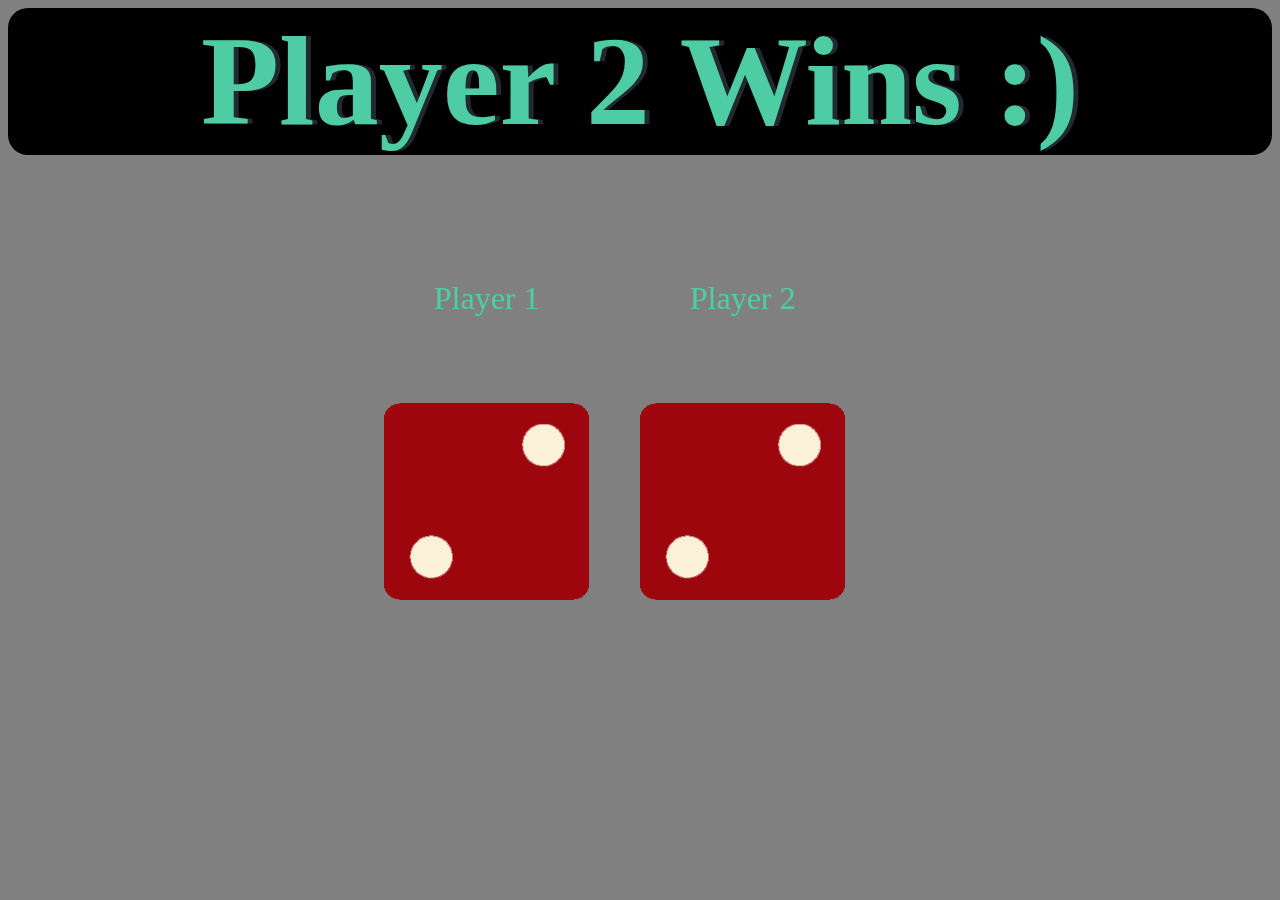
<file: DiceGame.zip/index.html>
<!DOCTYPE html>
<html lang="en">

<head>
    <meta charset="UTF-8">
    <meta name="viewport" content="width=device-width, initial-scale=1.0">
    <title>Document</title>
    <style>
        .container {
            margin: auto;
            text-align: center;
        }

        body {
            background-color: grey;
        }

        .dice {
            display: flex;
            flex-direction: row;
            align-items: center;
            justify-content: center;
        }

        h1 {
            margin: 30px;
            font-family: 'Lobster', cursive;
            text-shadow: 5px 0 #232931;
            font-size: 8rem;
            color: #4ECCA3;
            background-color: black;
            border-radius: 20px;
        }

        p {
            font-size: 2rem;
            color: #4ECCA3;
            font-family: 'Indie Flower', cursive;
            margin-top: 75px; 
            padding: 50px;
        }

        img {
            display: block;
            width: 80%;
        }
    </style>
</head>

<body>
    <h1 class="container" id="randomNumber">Refresh me</h1>
    <div class="dice">
        <div>
            <p>Player 1</p>
            <img src="images/dice6.png">
        </div>
        <div>
            <p>Player 2</p>
            <img src="images/dice6.png">
        </div>
    </div>
    <script src="index.js" charset="UTF-8"></script>
</body>

</html>
</file>
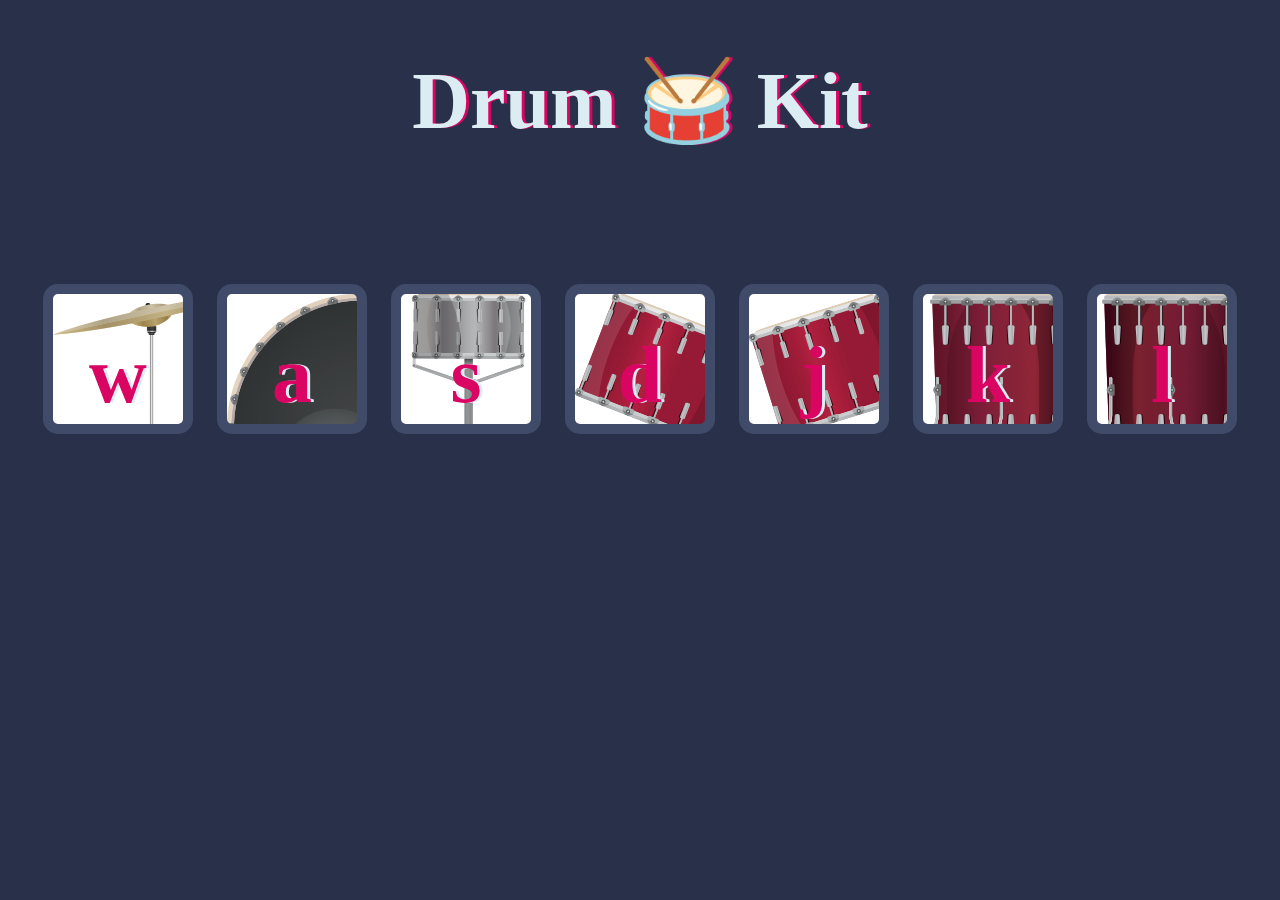
<file: Drum/index.html>
<!DOCTYPE html>
<html lang="en" dir="ltr">

<head>
  <meta charset="utf-8">
  <title>Drum Kit</title>
  <style>
    body{
        text-align: center;
  background-color: #283149;
    }
    h1 {
  font-size: 5rem;
  color: #DBEDF3;
  font-family: "Arvo", cursive;
  text-shadow: 3px 0 #DA0463;

}
.set {
  margin: 10% auto;
}

.game-over {
  background-color: red;
  opacity: 0.8;
}

.pressed {
  box-shadow: 0 3px 4px 0 #DBEDF3;
  opacity: 0.5;
}

.red {
  color: red;
}

.drum {
  outline: none;
  border: 10px solid #404B69;
  font-size: 5rem;
  font-family: 'Arvo', cursive;
  line-height: 2;
  font-weight: 900;
  color: #DA0463;
  text-shadow: 3px 0 #DBEDF3;
  border-radius: 15px;
  display: inline-block;
  width: 150px;
  height: 150px;
  text-align: center;
  margin: 10px;
  background-color: white;
}
.w{
background-image: url(crash.png);
}
.a{
    background-image: url(kick.png);
}
.s{
    background-image: url(snare.png);
}
.d{
    background-image: url(tom1.png);
}
.j{
    background-image: url(tom2.png);
}
.k{
    background-image: url(tom3.png);
}
.l{
    background-image: url(tom4.png);
}
  </style>
</head>

<body>

  <h1 id="title">Drum 🥁 Kit</h1>
  <div class="set">
    <button class="w drum" data-sound="crash.mp3">w</button>
    <button class="a drum" data-sound="kick-bass.mp3">a</button>
    <button class="s drum" data-sound="snare.mp3">s</button>
    <button class="d drum" data-sound="tom-1.mp3">d</button>
    <button class="j drum" data-sound="tom-2.mp3">j</button>
    <button class="k drum" data-sound="tom-3.mp3">k</button>
    <button class="l drum" data-sound="tom-4.mp3">l</button>
  </div>
  <script src="index1.js" charset="utf-8"> </script>


</body>

</html>
</file>
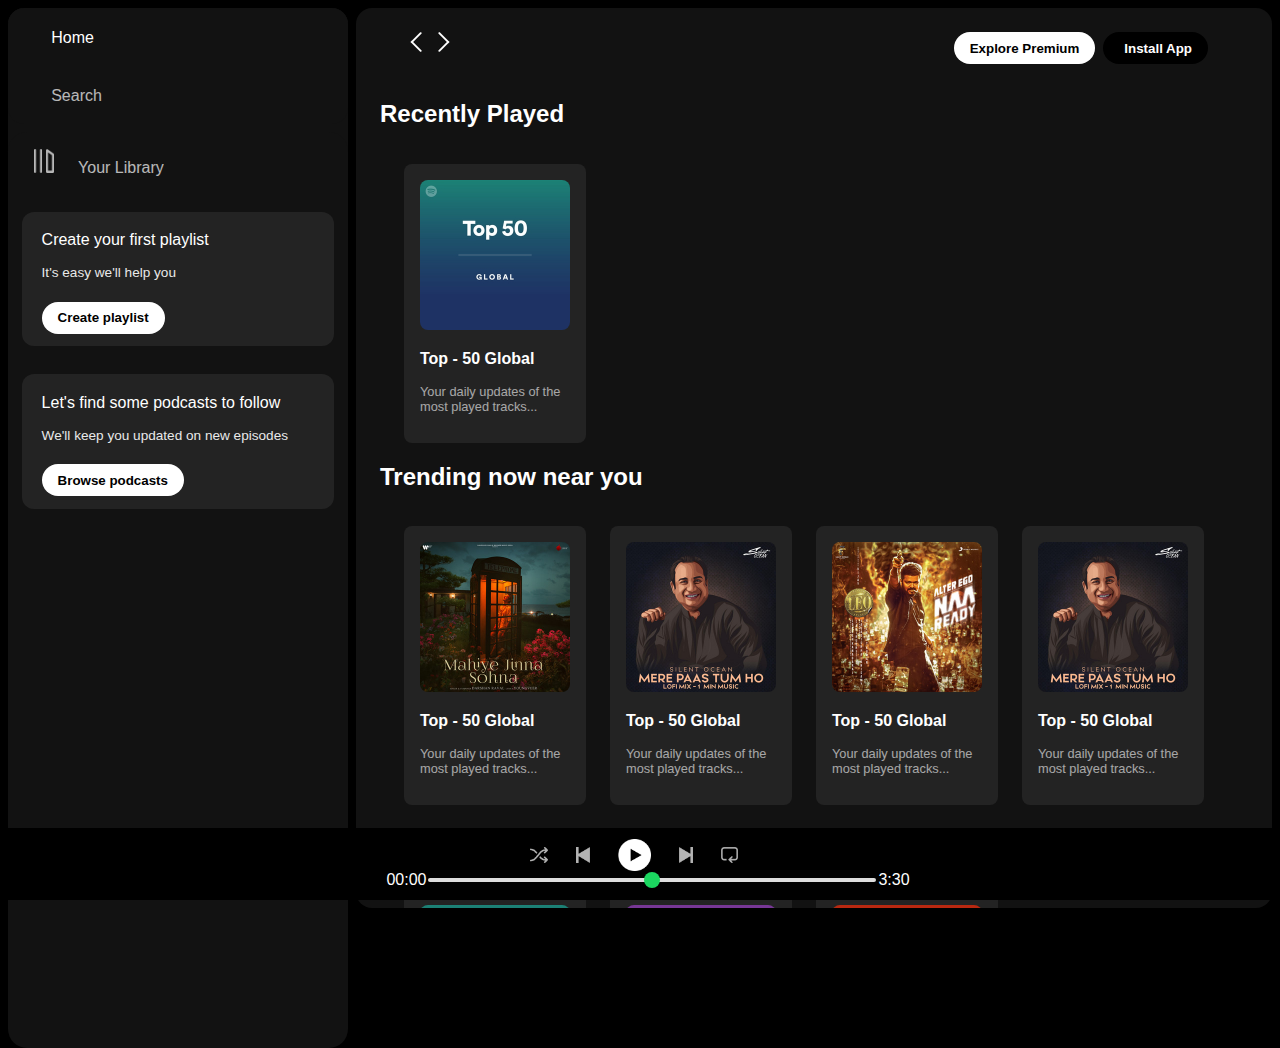
<file: MusicPlayer/index.html>
<!DOCTYPE html>
<html lang="en">

<head>
    <meta charset="UTF-8">
    <meta name="viewport" content="width=device-width, initial-scale=1.0">
    <link rel="stylesheet" href="https://cdnjs.cloudflare.com/ajax/libs/font-awesome/6.5.2/css/all.min.css"
        integrity="sha512-SnH5WK+bZxgPHs44uWIX+LLJAJ9/2PkPKZ5QiAj6Ta86w+fsb2TkcmfRyVX3pBnMFcV7oQPJkl9QevSCWr3W6A=="
        crossorigin="anonymous" referrerpolicy="no-referrer" />
    <link rel="icon" href="SpotifyClone/Assets/logo.png" type="image/png">
    <title>Spotify - Web Player: Music for everyone</title>
    <link rel="stylesheet" href="style.css">
</head>

<body>
    <div class="main">
        <div class="sidebar">
            <div class="nav">
                <div class="nav-option" style="opacity: 1;">
                    <i class="fa-solid fa-house"></i>
                    <a href="#">Home</a>
                </div>
                <div class="nav-option">
                    <i class="fa-solid fa-magnifying-glass"></i>
                    <a href="#">Search</a>
                </div>
            </div>
            <div class="library">
                <div class="options">
                    <div class="lib-option nav-option">
                        <img src="SpotifyClone/Assets/library_icon.png">
                        <a href="#"> Your Library</a>
                    </div>
                    <div class="icons">
                        <i class="fa-solid fa-plus"></i>
                        <i class="fa-solid fa-arrow-right-long"></i>
                    </div>
                </div>
                <div class="lib-box">
                    <div class="box">
                        <p class="box-p1">Create your first playlist</p>
                        <p class="box-p2">It's easy we'll help you</p>
                        <button class="badge">Create playlist</button>
                    </div>
                    <div class="box">
                        <p class="box-p1">Let's find some podcasts to follow</p>
                        <p class="box-p2">We'll keep you updated on new episodes</p>
                        <button class="badge">Browse podcasts</button>
                    </div>
                </div>
            </div>
        </div>
        <div class="main-content">
            <div class="sticky-nav">
                <div class="sticky-nav-icons">
                    <img src="SpotifyClone/Assets/backward_icon.png">
                    <img src="SpotifyClone/Assets/forward_icon.png" class="hide">
                </div>
                <div class="sticky-nav-options">
                    <button class="badge nav-item hide">Explore Premium</button>
                    <button class="badge  nav-item dark-badge"><i class="fa-regular fa-circle-down"
                            style=" margin-right:5px"></i>Install App</button>
                    <i class="fa-regular fa-user  nav-item"></i>
                </div>
            </div>
            <h2>Recently Played</h2>
            <div class="cards-container">
                <div class="card">
                    <img src="SpotifyClone/Assets/card1img.jpeg" class="card-img">
                    <p class="card-title">Top - 50 Global</p>
                    <p class="card-info">Your daily updates of the most played tracks...</p>
                </div>
            </div>
            <h2>Trending now near you</h2>
            <div class="cards-container">
                <div class="card">
                    <img src="SpotifyClone/Assets/card2img.jpeg" class="card-img">
                    <p class="card-title">Top - 50 Global</p>
                    <p class="card-info">Your daily updates of the most played tracks...</p>
                </div>
                <div class="card">
                    <img src="SpotifyClone/Assets/card3img.jpeg" class="card-img">
                    <p class="card-title">Top - 50 Global</p>
                    <p class="card-info">Your daily updates of the most played tracks...</p>
                </div>
                <div class="card">
                    <img src="SpotifyClone/Assets/card4img.jpeg" class="card-img">
                    <p class="card-title">Top - 50 Global</p>
                    <p class="card-info">Your daily updates of the most played tracks...</p>
                </div>
                <div class="card">
                    <img src="SpotifyClone/Assets/card3img.jpeg" class="card-img">
                    <p class="card-title">Top - 50 Global</p>
                    <p class="card-info">Your daily updates of the most played tracks...</p>
                </div>
            </div>
            <h2>Featured Charts</h2>
            <div class="cards-container">
                <div class="card">
                    <img src="SpotifyClone/Assets/card1img.jpeg" class="card-img">
                    <p class="card-title">Top - 50 Global</p>
                    <p class="card-info">Your daily updates of the most played tracks...</p>
                </div>
                <div class="card">
                    <img src="SpotifyClone/Assets/card5img.jpeg" class="card-img">
                    <p class="card-title">Top - 50 Global</p>
                    <p class="card-info">Your daily updates of the most played tracks...</p>
                </div>
                <div class="card">
                    <img src="SpotifyClone/Assets/card6img.jpeg" class="card-img">
                    <p class="card-title">Top - 50 Global</p>
                    <p class="card-info">Your daily updates of the most played tracks...</p>
                </div>
            </div>
                <div class="footer">
                   <div class="line">
                    
                   </div> 
                </div>
            </div>
            <div class="music-player">
                <div class="album"></div>


                <div class="player">
                    <div class="player-controls">
                       <img src="SpotifyClone/Assets/player_icon1.png"class="player-control-icon">
                       <img src="SpotifyClone/Assets/player_icon2.png"class="player-control-icon">
                       <img src="SpotifyClone/Assets/player_icon3.png"class="player-control-icon" style="opacity: 1; height: 2rem;">
                       <img src="SpotifyClone/Assets/player_icon4.png"class="player-control-icon">
                       <img src="SpotifyClone/Assets/player_icon5.png"class="player-control-icon">
                       </div>
                    <div class="playback-bar">
                       <span class="cur-time">00:00</span>
                       <input type="range" min="0" max="100" class ="progress-bar">
                       <span class="tot-time">3:30</span>
                    </div>
                </div>


                <div class="controls"></div>
            </div>

        </div>
</body>

</html>
</file>
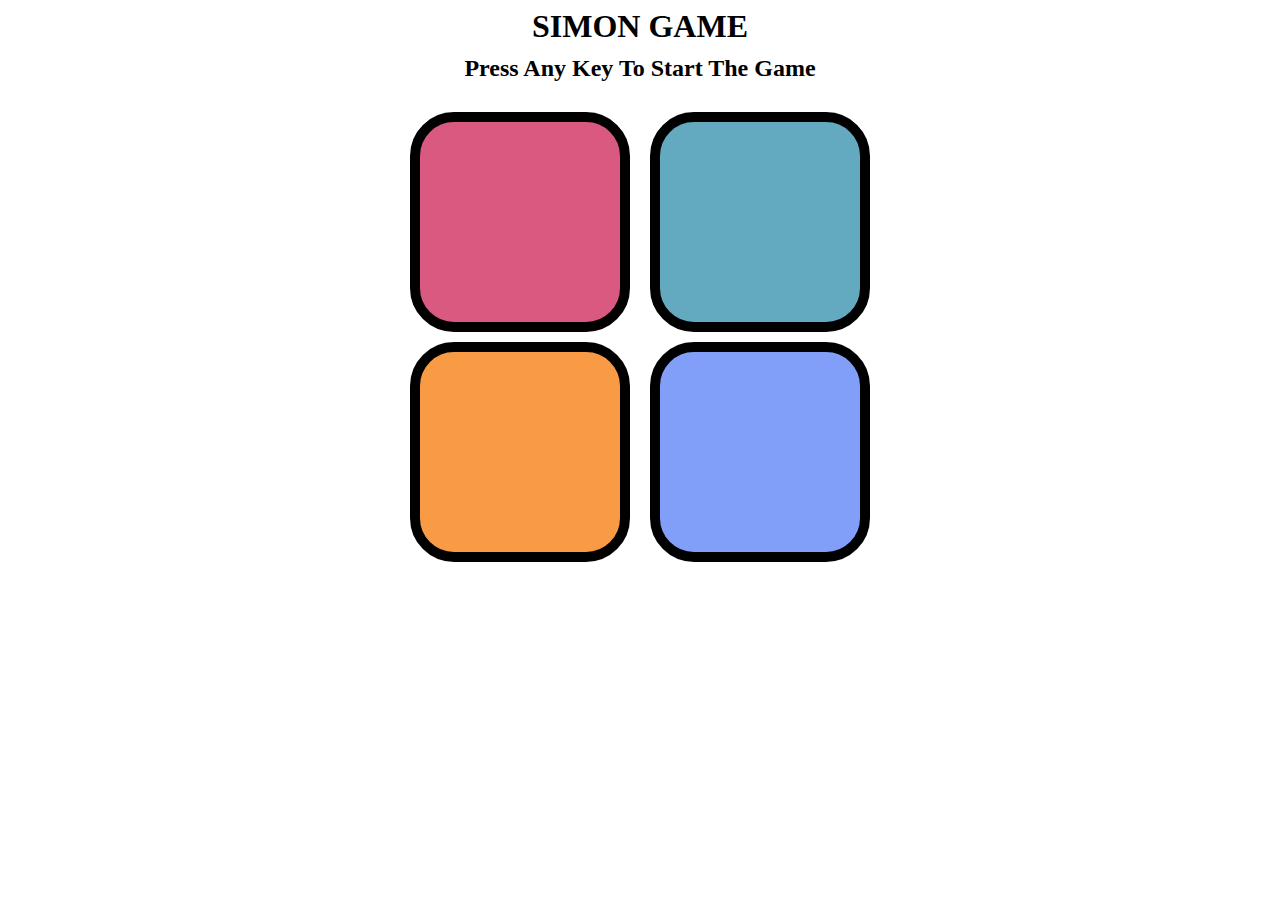
<file: SimonSays/index.html>
<!DOCTYPE html>
<html lang="en">
<head>
    <meta charset="UTF-8">
    <meta name="viewport" content="width=device-width, initial-scale=1.0">
    <title>Simon says game</title>
    <link rel="stylesheet" href="style.css">
</head>
<body>
    <h1 class="heading"> SIMON GAME</h1>
    <h2 class="sub">Press Any Key To Start The Game<h2>
    <div class="btn-container">
        <div class="line-one">
            <div class="btn red" type="button" id="red"></div>
            <div class="btn yellow"  type="button" id="yellow"></div> 
        </div>
      <div class="line-two">
        <div class="btn green"  type="button" id="green"></div>
       <div class="btn purple"  type="button" id="purple"></div>
      </div>
       

    </div>
    <script src="app.js"></script>
</body>
</html>
</file>
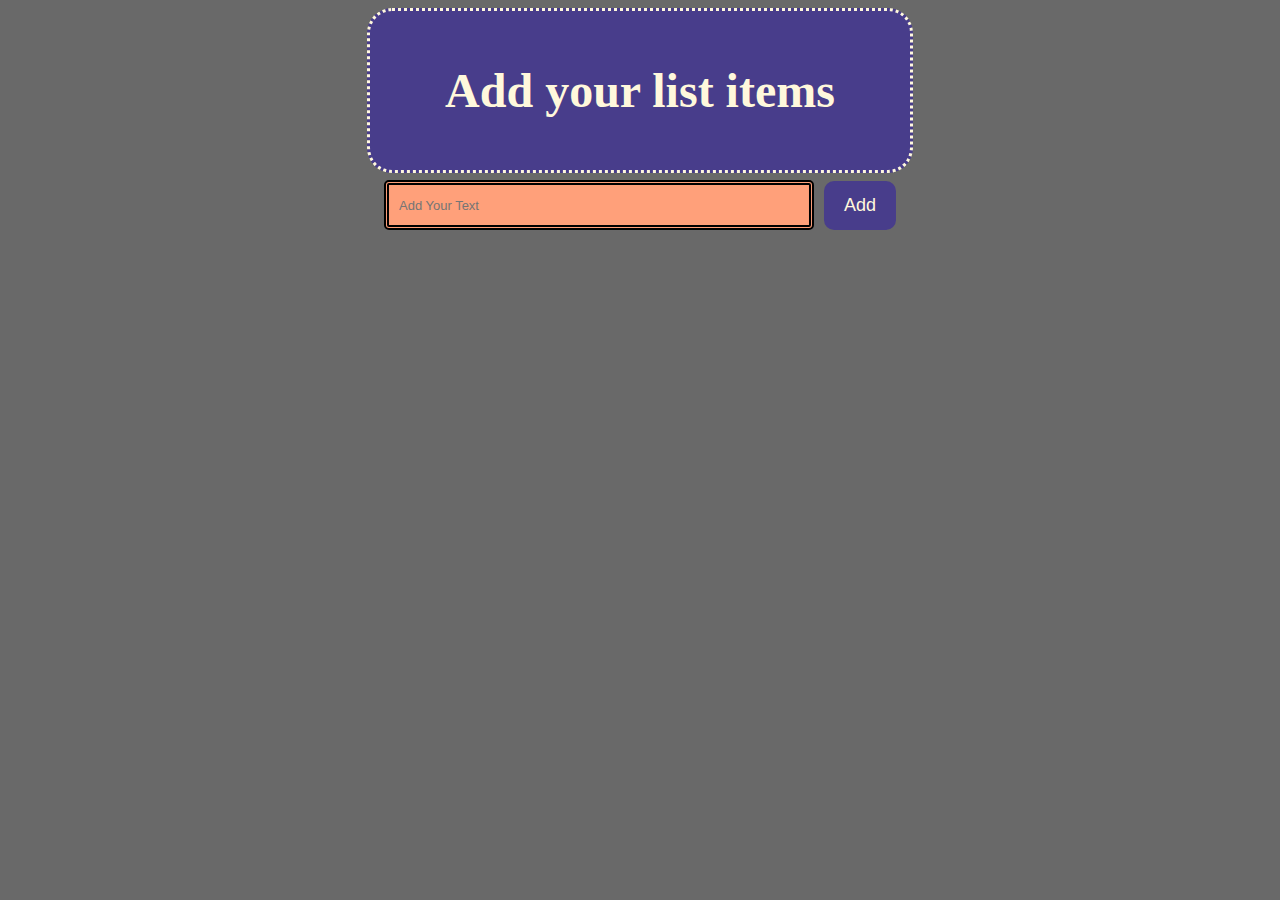
<file: ToDoList/index.html>
<!DOCTYPE html>
<html lang="en">

<head>
    <meta charset="UTF-8">
    <meta name="viewport" content="width=device-width, initial-scale=1.0">
    <title>To Do LIST</title>
    <link rel="stylesheet" href="https://cdnjs.cloudflare.com/ajax/libs/font-awesome/5.15.3/css/all.min.css">
    <style>
        body {
            background-color: dimgrey;
            display: flex;
            align-items: center;
            justify-content: center;
        }

        .box {
            position: relative;
            padding: 20px;
            border-radius: 25px;
            border-style: dotted;
            background-color: darkslateblue;
            text-align: center;
            width: 500px;
            font-size: x-large;
            font-family: 'Times New Roman', Times, serif;
            color: cornsilk;
        }

        .input-wrapper {
            position: absolute;
            bottom: -80px; 
            left: 50%;
            transform: translateX(-50%);
            height: auto;
            padding: 20px;
            display: flex;
            justify-content: center;
        }

        #input-box {
            width: 400px;
            height: 20px;
            padding: 10px;
            font-size: small;
            border: none;
            border-radius: 5px;
            margin-right: 10px;
            background-color: lightsalmon;
            border-style: double;
            border-width: 5px;
        }

        button {
            margin-top: 0.5px;
            padding: 10px 20px;
            font-size: large;
            background-color: darkslateblue;
            color: cornsilk;
            border: none;
            border-radius: 10px;
            cursor: pointer;
        }
        ul {
    
    padding: 0;
}

ul li {
    list-style: disc;
    display: flex;
    justify-content: space-between;
    align-items: center;
    position: relative;
    padding: 10px;
    margin-bottom: 5px;
    background-color:lightslategrey;
    font-family: 'Gill Sans', 'Gill Sans MT', Calibri, 'Trebuchet MS', sans-serif;
    color: rgb(254, 255, 240);
    border-radius: 10px;
}

ul li span {
    color:black;
    cursor: grabbing;
}
ul li::before {
    content: '\25CF';
    color:white;
    margin-right: 10px;
}

ul li span:hover {
    background: #edeef0;
}

    </style>
</head>

<body>
    <div class="box">
        <h1>Add your list items</h1>
        <div class="ul">
            <ul id="listContainer"></ul>
        </div>
        <div class="input-wrapper">
            <input type="text" id="input-box" placeholder="Add Your Text">
            <button onclick="addTask()">Add</button>
        </div>
    </div>
    <br>
    <script src="index.js" charset="UTF-8"></script>
</body>

</html>
</file>
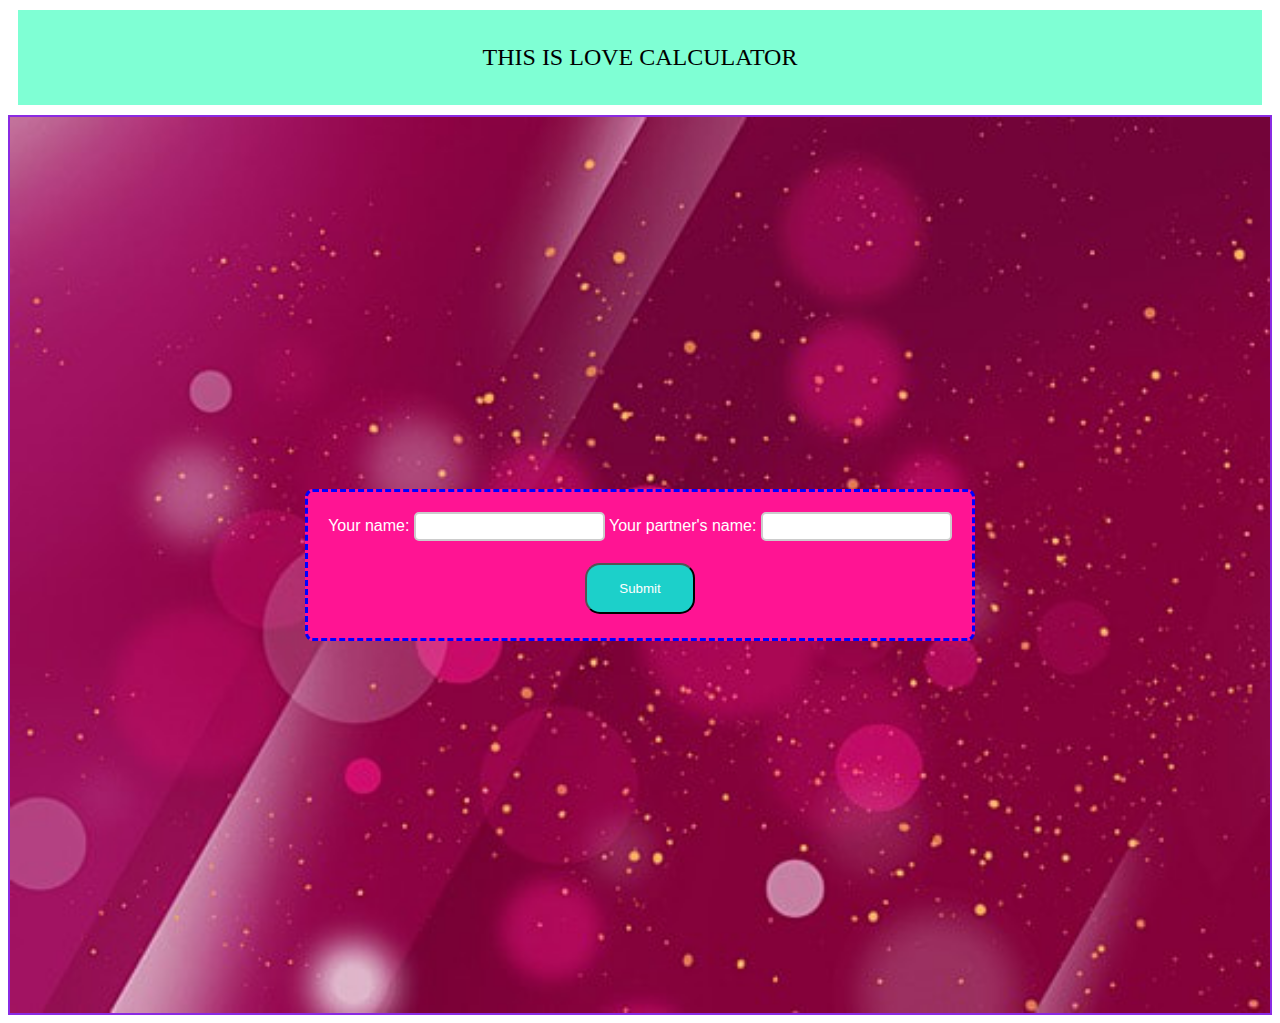
<file: LoveCalculator/love.html>
<!DOCTYPE html>
<html lang="en">

<head>
    <meta charset="UTF-8">
    <meta name="viewport" content="width=device-width, initial-scale=1.0">
    <title>Love Calculator</title>
    <style>
        .box {
            background-color: aquamarine;
            border: 30px;
            border-color: solid black;
            padding: 10px;
            margin: 10px;

        }

        .box1 {
            background-image: url("background.jpg");
            background-size: cover;
            border: 2px solid blueviolet;
            padding: 10px;
            height: 100vh;
            box-sizing: border-box;
            display: flex;
            justify-content: center;
            align-items: center;
            color: white
        }

        form {
            padding: 20px;
            background-color: deeppink;
            color: white;
            border-color: blue;
            border-style: dashed;
            border-radius: 8px;
            text-align: center;
            font-family: 'Lucida Sans', 'Lucida Sans Regular', 'Lucida Grande', 'Lucida Sans Unicode', Geneva, Verdana, sans-serif;
            font-size: medium;
        }

        .popup-background {
            position: fixed;
            top: 0;
            left: 0;
            width: 100%;
            height: 100%;
            background: rgba(0, 0, 0, 0.5);
            display: flex;
            justify-content: center;
            align-items: center;
            z-index: 1;
            display: none;
        }

        .popup-content {
            background-color: #fff;
            padding: 20px;
            border-radius: 8px;
            text-align: center;
            position: relative;
        }

        #closeButton {
            cursor: pointer;
            position: absolute;
            top: 10px;
            right: 10px;
        }

        input[type=submit] {
            background-color: #1cd0ca;
            border-radius: 15px;
            color: white;
            padding: 16px 32px;
            text-decoration: none;
            margin: 4px 2px;
            cursor: pointer;
        }

        input[type=text] {
            padding: 5px;
            border: 2px solid #cccccc;
            -webkit-border-radius: 5px;
            border-radius: 5px;
        }

        .button {
            position: relative;
            background-color: #04AA6D;
            border: none;
            font-size: 28px;
            color: #FFFFFF;
            padding: 20px;
            width: 200px;
            text-align: center;
            transition-duration: 0.4s;
            text-decoration: none;
            overflow: hidden;
            cursor: pointer;
        }

        .button:after {
            content: "";
            background: #f1f1f1;
            display: block;
            position: absolute;
            padding-top: 300%;
            padding-left: 350%;
            margin-left: -20px !important;
            margin-top: -120%;
            opacity: 0;
            transition: all 0.8s
        }

        .button:active:after {
            padding: 0;
            margin: 0;
            opacity: 1;
            transition: 0s
        }
    </style>
</head>

<body>

    <script>
        var lovescore;
        window.onload = function () {
            prompt("Would you like to take the test?");
        };

        function openPopup() {
            document.getElementById('popupBackground').style.display = 'flex';
        }

        function calculateLoveScore() {
            var partner1 = document.getElementById('userInput1').value;
            var partner2 = document.getElementById('userInput2').value;
            lovescore = Math.random() * 100;
            lovescore = Math.floor(lovescore) + 1;

            document.getElementById('loveScore').innerText = `Love Score: ${lovescore}%`;
            openPopup();
            document.getElementById('submitButton').classList.add('animated-submit-button');

        }

        function closePopup() {
            document.getElementById('popupBackground').style.display = 'none';
            document.getElementById('loveForm').reset();
        }
    </script>

    <div class="box">
        <p align="center" style="font-size: 24px"> THIS IS LOVE CALCULATOR</p>
    </div>

    <div class="box1">
        <form onsubmit="event.preventDefault(); calculateLoveScore();" id="loveForm">
            <label for="userInput1">Your name:</label>
            <input type="text" id="userInput1" name="userInput1" required autocomplete="off">

            <label for="userInput2">Your partner's name:</label>
            <input type="text" id="userInput2" name="userInput2" required autocomplete="off">
            <br>
            <br>
            <input type="submit" value="Submit">
        </form>
    </div>

    <div class="popup-background" id="popupBackground">
        <div class="popup-content">
            <span id="closeButton" onclick="closePopup()">X</span>
            <h2>Love Calculator</h2>
            <p id="loveScore"></p>
        </div>
    </div>
</body>

</html>
</file>
<file: MusicPlayer/style.css>
body {
    font-family: 'Montserrat', sans-serif;
    margin: 0;
    background-color: black;
    color: #fff;
    overflow: hidden;
}

.main {
    display: flex;
    height:100vh;
    padding: 0.5rem;
}

.sidebar {
   background-color: #121212 ;
   width: 340px;
   border-radius: 1rem;/*16px*/
   margin-right: 0.5rem;
}

.main-content {
    background-color: #121212;
    flex:1;
    border-radius: 1rem;
    overflow:auto ;
    padding: 0 1.5rem 0 1.5rem;

}

.music-player {
    background-color: black !important; /* Applying !important to ensure the color is applied */
    position: fixed;
    bottom: 0px;
    width: 100%;
    height: 72px;
}
a{
    text-decoration: none;
    color:white;
}
.nav{
    background-color: #121212;
    border-radius: 1rem;
    display: flex;
    flex-direction: column;
    justify-content: center;
    height: 100px;
    padding:0.5rem 0.75rem;
}
.nav-option{
    line-height: 2.5rem;
    opacity: 0.7;
    padding:0.5rem 0.75rem;
}
.nav-option:hover{
    opacity: 1;
}
.nav-option i{
    font-size: 1.25rem;
}
.nav-option a{
    font-size: 1rem;
    margin-left: 1.2rem;
}
.library{
    background-color: #121212;
    border-radius: 1.2rem;
    height: 100%;
    margin-top: 0.75rem;
    padding:0.5rem 0.9rem;
    height: 100%;
    margin-top: 0.5rem;
}
.options{
   display: flex;
   justify-content: space-between;
   align-items: center;

}
.lib-option img{
    height: 1.5rem;
    width:1.25rem;
}

.icons{
   font-size: 1.25rem;
   display: flex;
}
.icons i{
    opacity: 0.7;
    margin-right: 1rem;
}
.icons i:hover{
    opacity:1 ;
}
.box{
    background-color: #232323;
    height:8rem;
    border-radius: 0.75rem;
    padding:0.2rem 1.2rem;
    margin:1rem 0 1.75rem 0;
}
.box-p1{
    font-size: 1 rem;
    font-weight: 500;
}
.box-p2{
    font-size: 0.85rem;
    opacity: 0.9;
}
.badge{
    background-color: #fff;
    border:none;
    border-radius: 100px;
    padding: 0.25rem 1rem;
    font-weight: 700;
    margin-top: 0.5rem;
    height: 2rem;
    width: fit-content;

}
.dark-badge{
    background-color: #000;
    color:white ;
}
.sticky-nav{
    position: sticky;
    top:0;
    background-color: #121212;
    display: flex;
    justify-content: space-between;
    align-items: center;
    padding: 1rem;
    z-index: 10;
}
.sticky-nav-icons{
    margin-left: 0.5rem;
}
.sticky-nav-options{
    display: flex;
    justify-content: center;
    align-items: center;

}
.sticky-nav-options button{
  margin-right:  0.5rem;
}
.nav-item{
    margin-right: 1rem;
    }
    @media (max-width:1000px) {
       .hide{
        display: none;
       }
        
    }
    .card{
        background-color: #232323;
        width:150px;
        border-radius: 0.5rem;
        padding: 1rem;
        margin-left: 1.5rem;
        margin-top: 1rem;;

    }
    .cards-container{
        display: flex;
        flex-wrap: wrap;
        

    }
    .card-img{
        width:100%;
        border-radius: 0.5rem;
    } 
    .card-title{
        font-weight:700;
    }
    .card-info{
        font-size: 0.8rem;
        opacity: 0.6;
    }
    .footer{
        height: 300px;
        display: flex;
        align-items: center;
        justify-content: center;

    }
    .line{
        width:90%;
        height:50%;
        border-top: 1px solid white;
    }
    .music-player{
        display: flex;
        justify-content: space-between;
        align-items: center;
    }
    .album{
        width:25%;

    }
    .player{
        width:50%;
    }
    .controls{
        width:25%
    }
    .player-controls{
        display:flex ;
        justify-content: center;
        align-items: center;
    }
    .player-control-icon{
        height: 1rem;
        margin-right: 1.75rem;
        opacity: 0.7;
    }
    .player-control-icon:hover{
        opacity: 1;

    }
    .playback-bar{
        display: flex;
        justify-content: center;
        align-items: center;
     
    }
    .progress-bar{
        width: 70%;
        appearance: none;
        background-color:transparent ;
        cursor: pointer;
        

    }
    .progress-bar::-webkit-slider-runnable-track{
        background-color: #ddd;
        border-radius: 100px;
        height:0.2rem;
    }
    .progress-bar::-webkit-slider-thumb{
        appearance: none;
        height: 16px;
        width: 16px;
        background-color: #1bd760;
        border-radius: 50%;
        margin-top: -6px;
    }
</file>
<file: SimonSays/style.css>
.heading{
    text-align: center;
   margin:0;
   margin: 5px;
 
}
.sub{
    text-align: center;
    margin:0;
    margin-top: 10px;
}
.btn {
    height: 200px;
    width: 200px;
    border: 10px solid black; 
    margin: 10px;   
    border-radius: 20%;
}

.btn-container{
    display: flex;
    justify-content: center;
}
.red{
    background-color:#d95980 ;
}
.yellow{
    background-color: #f99b45;
}
.green{
    background-color:#63aac0 ;
}
.purple{
    background-color:#819ff9;
}
.flash{
    background-color: white;
}
</file>
